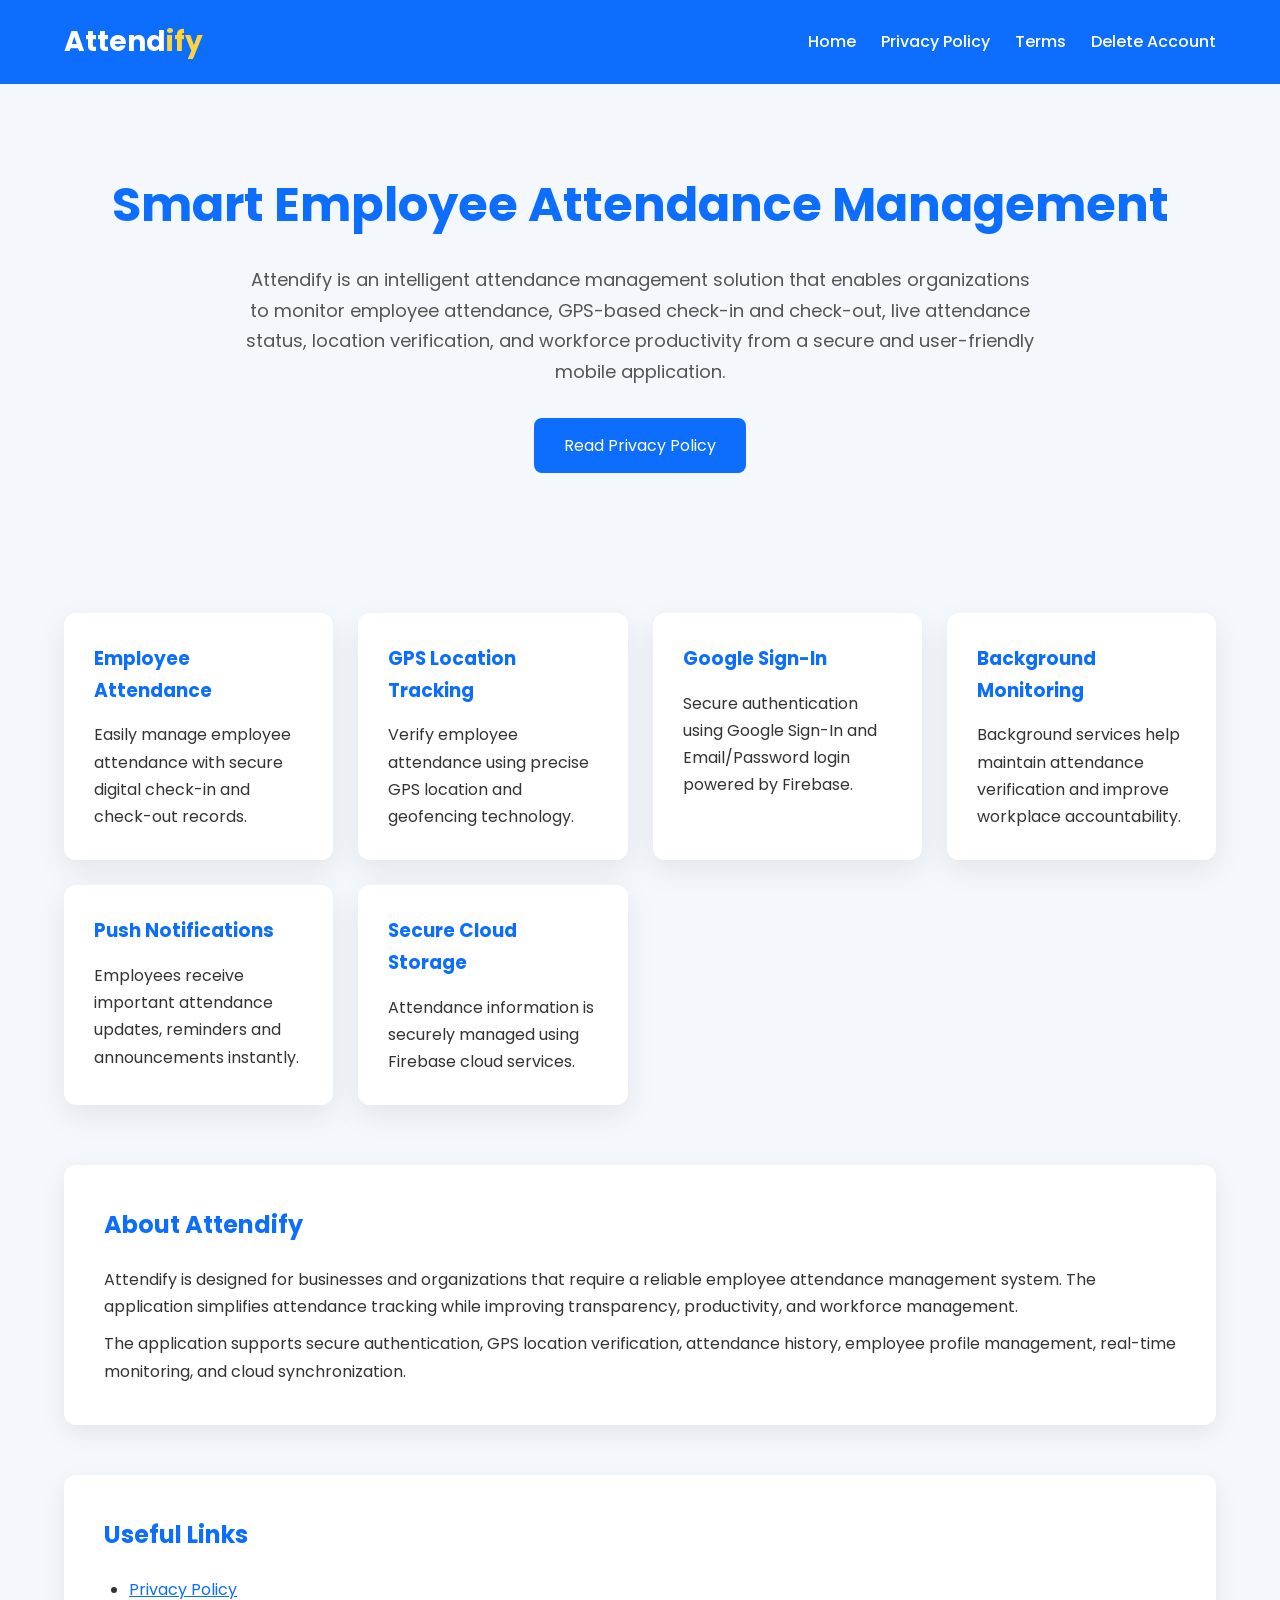
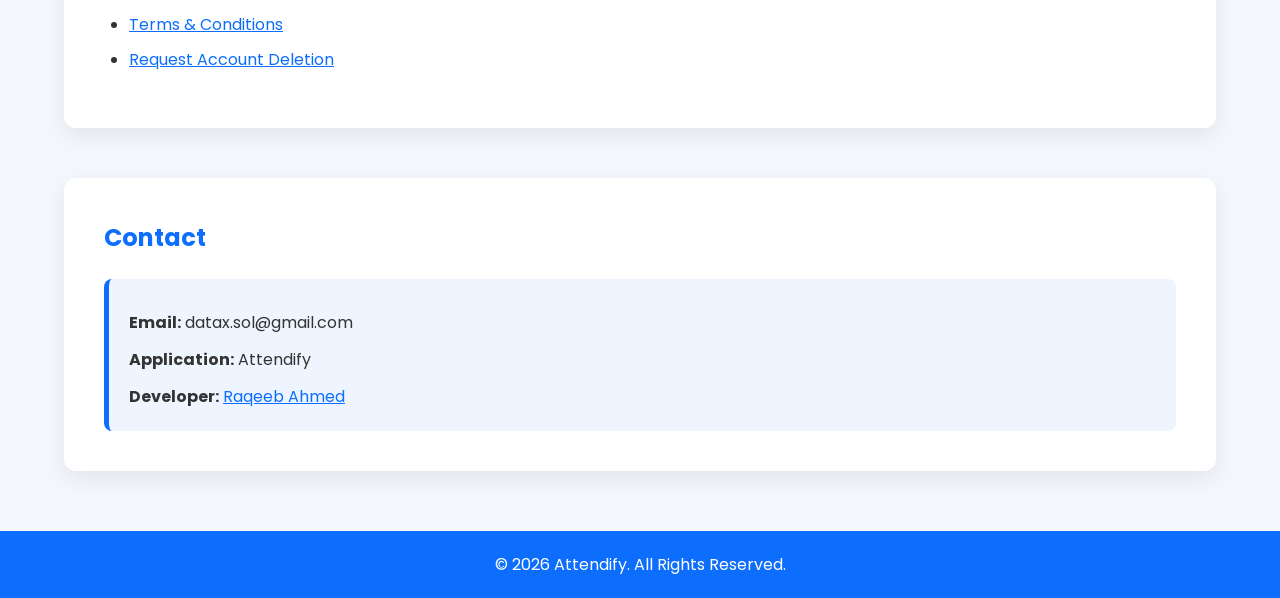
<file: index.html>
<!DOCTYPE html>
<html lang="en">

<head>

    <meta charset="UTF-8">
    <meta name="viewport" content="width=device-width, initial-scale=1.0">

    <title>Attendify | Smart Employee Attendance Management</title>

    <meta name="description"
        content="Attendify is a smart employee attendance management application with GPS based check-in, check-out, location tracking, Google Sign-In and real-time attendance monitoring.">

    <link rel="stylesheet" href="style.css">

</head>

<body>

    <header>

        <div class="container">

            <div class="logo">
                Attend<span>ify</span>
            </div>

            <nav>

                <ul>

                    <li>
                        <a href="index.html">Home</a>
                    </li>

                    <li>
                        <a href="privacy-policy.html">Privacy Policy</a>
                    </li>

                    <li>
                        <a href="terms-and-conditions.html">Terms</a>
                    </li>

                    <li>
                        <a href="account-deletion.html">Delete Account</a>
                    </li>

                </ul>

            </nav>

        </div>

    </header>



    <section class="hero">

        <div class="container">

            <h1>
                Smart Employee Attendance Management
            </h1>

            <p>

                Attendify is an intelligent attendance management solution that
                enables organizations to monitor employee attendance,
                GPS-based check-in and check-out, live attendance status,
                location verification, and workforce productivity from
                a secure and user-friendly mobile application.

            </p>

            <a href="privacy-policy.html" class="btn">
                Read Privacy Policy
            </a>

        </div>

    </section>





    <section class="container">

        <div class="cards">

            <div class="card">

                <h3>
                    Employee Attendance
                </h3>

                <p>

                    Easily manage employee attendance with secure
                    digital check-in and check-out records.

                </p>

            </div>



            <div class="card">

                <h3>
                    GPS Location Tracking
                </h3>

                <p>

                    Verify employee attendance using precise
                    GPS location and geofencing technology.

                </p>

            </div>



            <div class="card">

                <h3>
                    Google Sign-In
                </h3>

                <p>

                    Secure authentication using Google Sign-In
                    and Email/Password login powered by Firebase.

                </p>

            </div>



            <div class="card">

                <h3>
                    Background Monitoring
                </h3>

                <p>

                    Background services help maintain attendance
                    verification and improve workplace accountability.

                </p>

            </div>



            <div class="card">

                <h3>
                    Push Notifications
                </h3>

                <p>

                    Employees receive important attendance updates,
                    reminders and announcements instantly.

                </p>

            </div>



            <div class="card">

                <h3>
                    Secure Cloud Storage
                </h3>

                <p>

                    Attendance information is securely managed
                    using Firebase cloud services.

                </p>

            </div>

        </div>

    </section>






    <section class="container">

        <div class="page">

            <h1>
                About Attendify
            </h1>

            <p>

                Attendify is designed for businesses and organizations that
                require a reliable employee attendance management system.
                The application simplifies attendance tracking while improving
                transparency, productivity, and workforce management.

            </p>

            <p>

                The application supports secure authentication,
                GPS location verification,
                attendance history,
                employee profile management,
                real-time monitoring,
                and cloud synchronization.

            </p>

        </div>

    </section>






    <section class="container">

        <div class="page">

            <h1>
                Useful Links
            </h1>

            <ul>

                <li>

                    <a href="privacy-policy.html">
                        Privacy Policy
                    </a>

                </li>

                <li>

                    <a href="terms-and-conditions.html">
                        Terms & Conditions
                    </a>

                </li>

                <li>

                    <a href="account-deletion.html">
                        Request Account Deletion
                    </a>

                </li>

            </ul>

        </div>

    </section>






    <section class="container">

        <div class="page">

            <h1>
                Contact
            </h1>

            <div class="contact-box">

                <p>

                    <strong>Email:</strong>

                    datax.sol@gmail.com

                </p>

                <p>

                    <strong>Application:</strong>

                    Attendify

                </p>

                <p>
    <strong>Developer:</strong>
    <a href="https://www.linkedin.com/in/ahmed-raqeeb/"
       target="_blank"
       rel="noopener noreferrer">
        Raqeeb Ahmed
    </a>
</p>

            </div>

        </div>

    </section>






    <footer>

        <p>

            © 2026 Attendify. All Rights Reserved.

        </p>

    </footer>

</body>

</html>
</file>
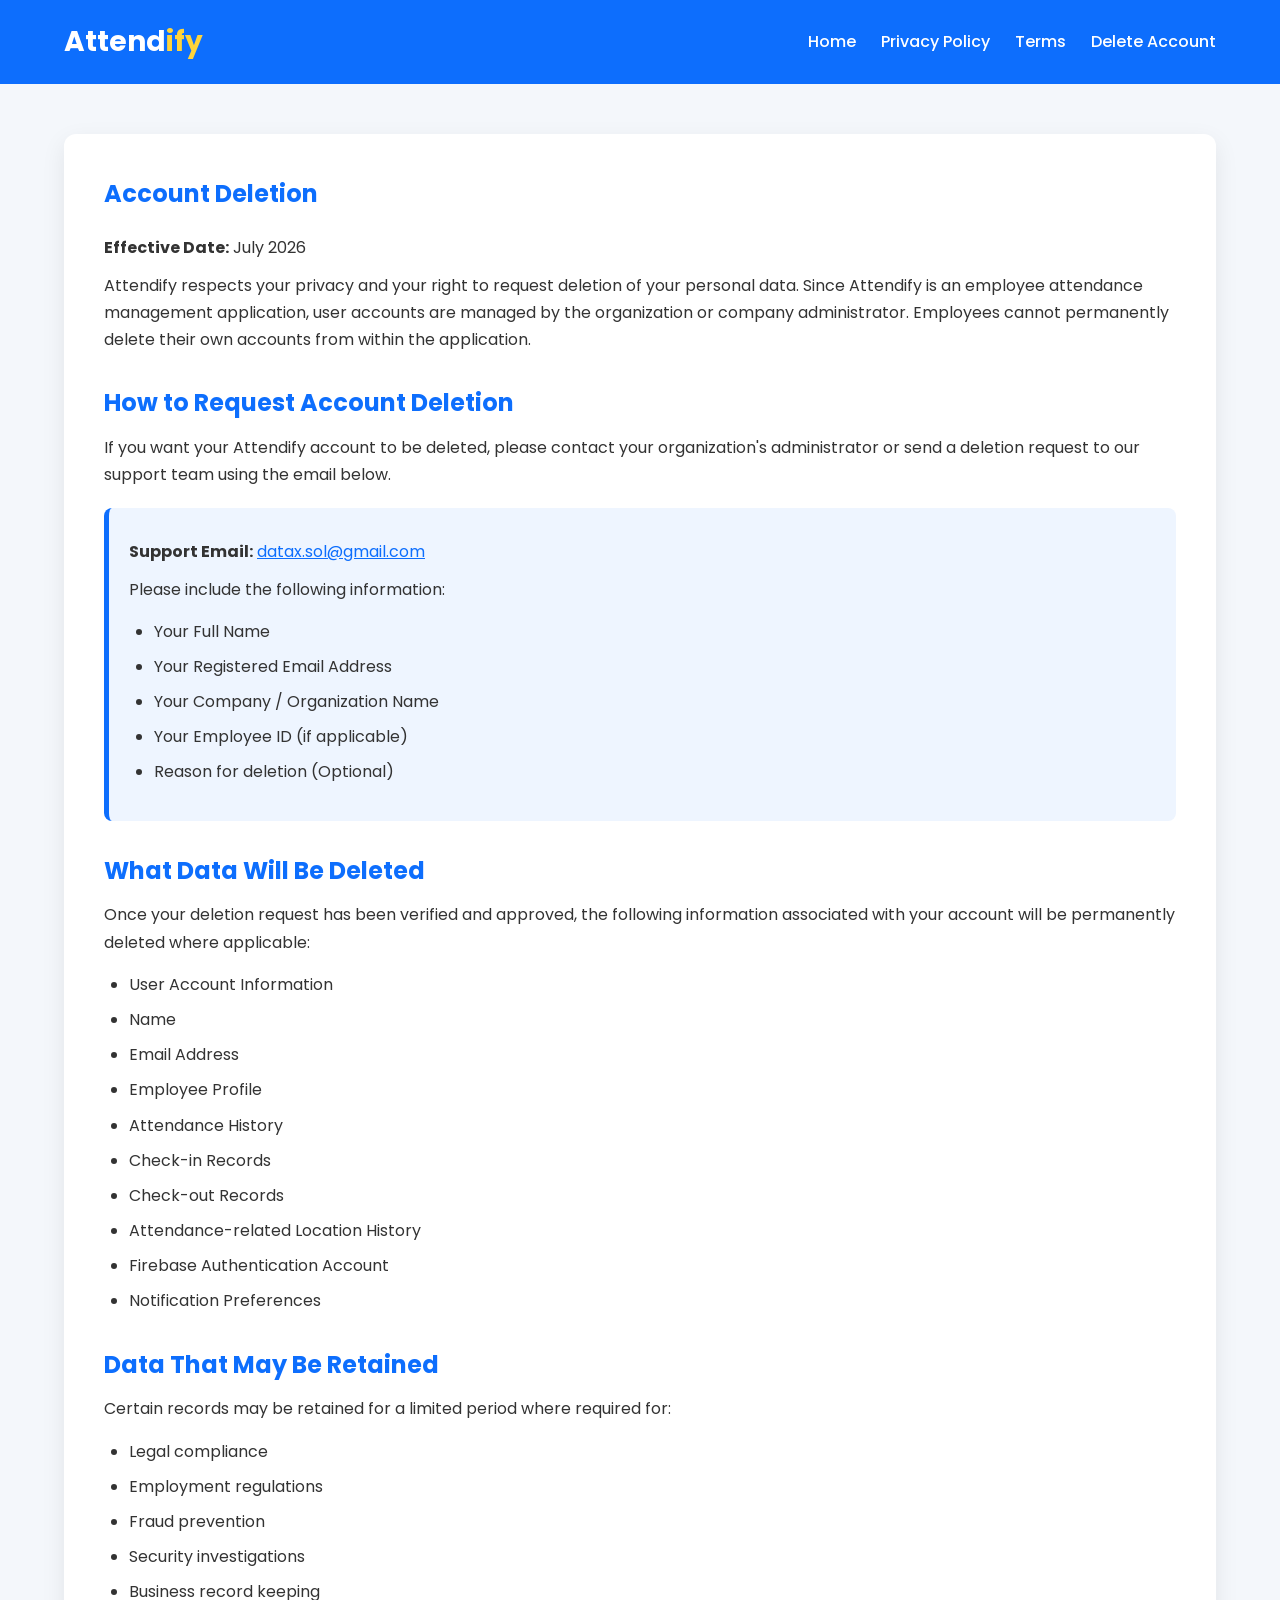
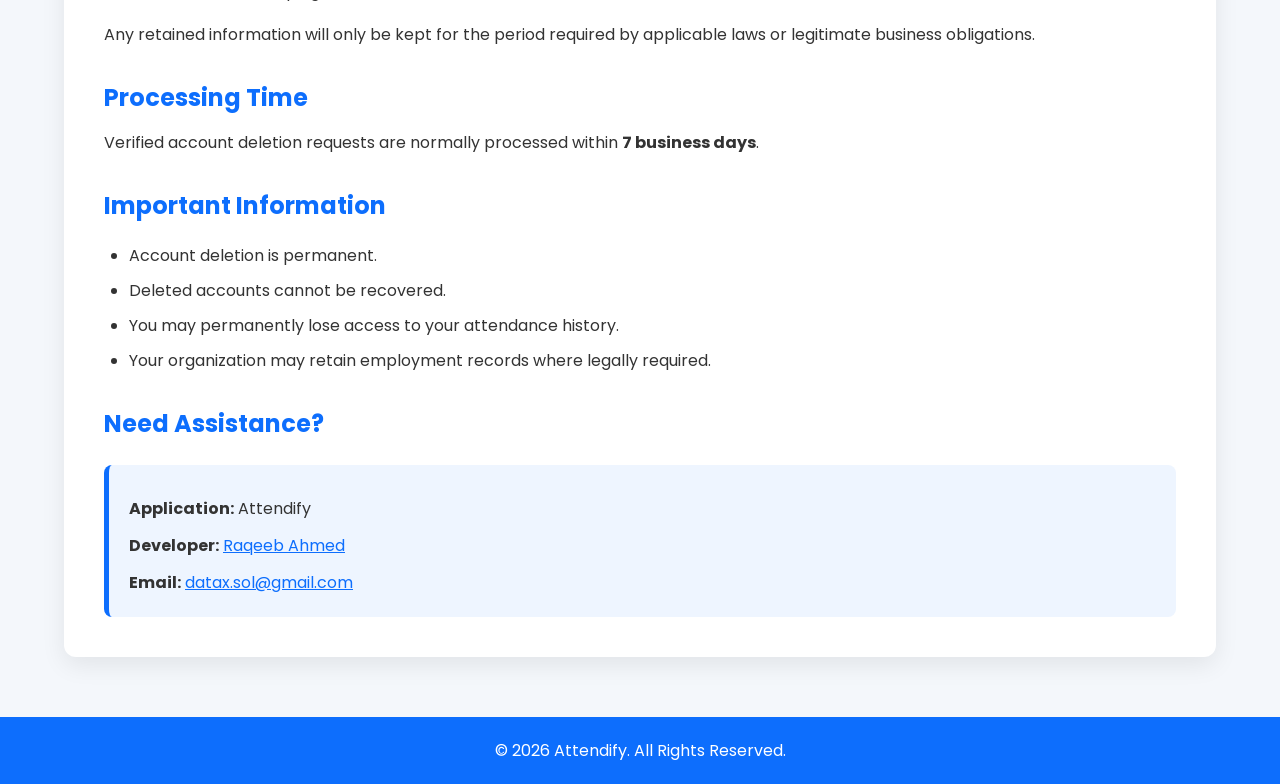
<file: account-deletion.html>
<!DOCTYPE html>
<html lang="en">

<head>

    <meta charset="UTF-8">
    <meta name="viewport" content="width=device-width, initial-scale=1.0">

    <title>Attendify | Account Deletion</title>

    <meta name="description"
        content="Learn how to request deletion of your Attendify account and associated personal data.">

    <link rel="stylesheet" href="style.css">

</head>

<body>

<header>

    <div class="container">

        <div class="logo">
            Attend<span>ify</span>
        </div>

        <nav>

            <ul>

                <li><a href="index.html">Home</a></li>
                <li><a href="privacy-policy.html">Privacy Policy</a></li>
                <li><a href="terms-and-conditions.html">Terms</a></li>
                <li><a href="account-deletion.html">Delete Account</a></li>

            </ul>

        </nav>

    </div>

</header>

<section class="container">

<div class="page">

<h1>Account Deletion</h1>

<p><strong>Effective Date:</strong> July 2026</p>

<p>

Attendify respects your privacy and your right to request deletion of your personal data.
Since Attendify is an employee attendance management application, user accounts are managed
by the organization or company administrator.

Employees cannot permanently delete their own accounts from within the application.

</p>

<h2>How to Request Account Deletion</h2>

<p>

If you want your Attendify account to be deleted, please contact your organization's
administrator or send a deletion request to our support team using the email below.

</p>

<div class="contact-box">

<p>

<strong>Support Email:</strong>

<a href="mailto:datax.sol@gmail.com">datax.sol@gmail.com</a>

</p>

<p>

Please include the following information:

</p>

<ul>

<li>Your Full Name</li>

<li>Your Registered Email Address</li>

<li>Your Company / Organization Name</li>

<li>Your Employee ID (if applicable)</li>

<li>Reason for deletion (Optional)</li>

</ul>

</div>

<h2>What Data Will Be Deleted</h2>

<p>

Once your deletion request has been verified and approved,
the following information associated with your account will be permanently deleted where applicable:

</p>

<ul>

<li>User Account Information</li>

<li>Name</li>

<li>Email Address</li>

<li>Employee Profile</li>

<li>Attendance History</li>

<li>Check-in Records</li>

<li>Check-out Records</li>

<li>Attendance-related Location History</li>

<li>Firebase Authentication Account</li>

<li>Notification Preferences</li>

</ul>

<h2>Data That May Be Retained</h2>

<p>

Certain records may be retained for a limited period where required for:

</p>

<ul>

<li>Legal compliance</li>

<li>Employment regulations</li>

<li>Fraud prevention</li>

<li>Security investigations</li>

<li>Business record keeping</li>

</ul>

<p>

Any retained information will only be kept for the period required by applicable laws or legitimate business obligations.

</p>

<h2>Processing Time</h2>

<p>

Verified account deletion requests are normally processed within
<strong>7 business days</strong>.

</p>

<h2>Important Information</h2>

<ul>

<li>Account deletion is permanent.</li>

<li>Deleted accounts cannot be recovered.</li>

<li>You may permanently lose access to your attendance history.</li>

<li>Your organization may retain employment records where legally required.</li>

</ul>

<h2>Need Assistance?</h2>

<div class="contact-box">

<p><strong>Application:</strong> Attendify</p>

<p>
    <strong>Developer:</strong>
    <a href="https://www.linkedin.com/in/ahmed-raqeeb/"
       target="_blank"
       rel="noopener noreferrer">
        Raqeeb Ahmed
    </a>
</p>

<p><strong>Email:</strong>
<a href="mailto:datax.sol@gmail.com">datax.sol@gmail.com</a>
</p>

</div>

</div>

</section>

<footer>

<p>

© 2026 Attendify. All Rights Reserved.

</p>

</footer>

</body>

</html>
</file>
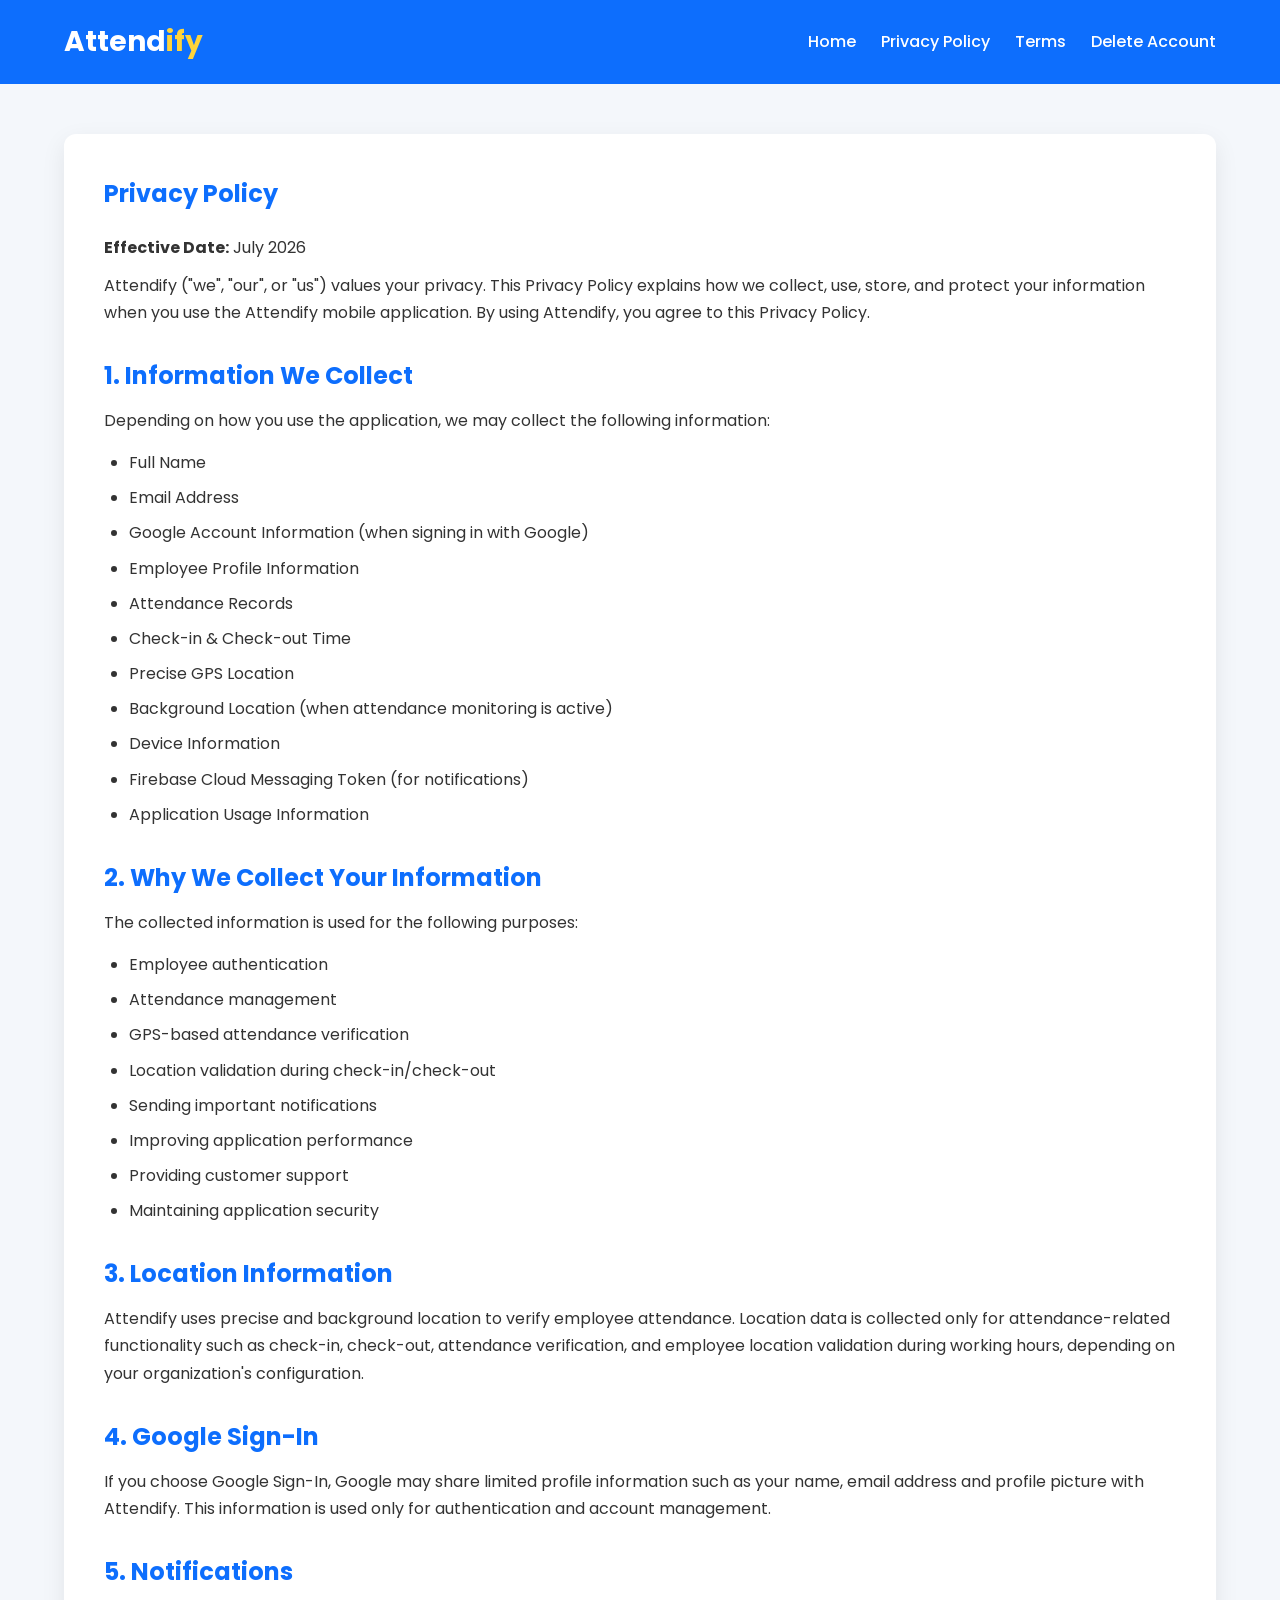
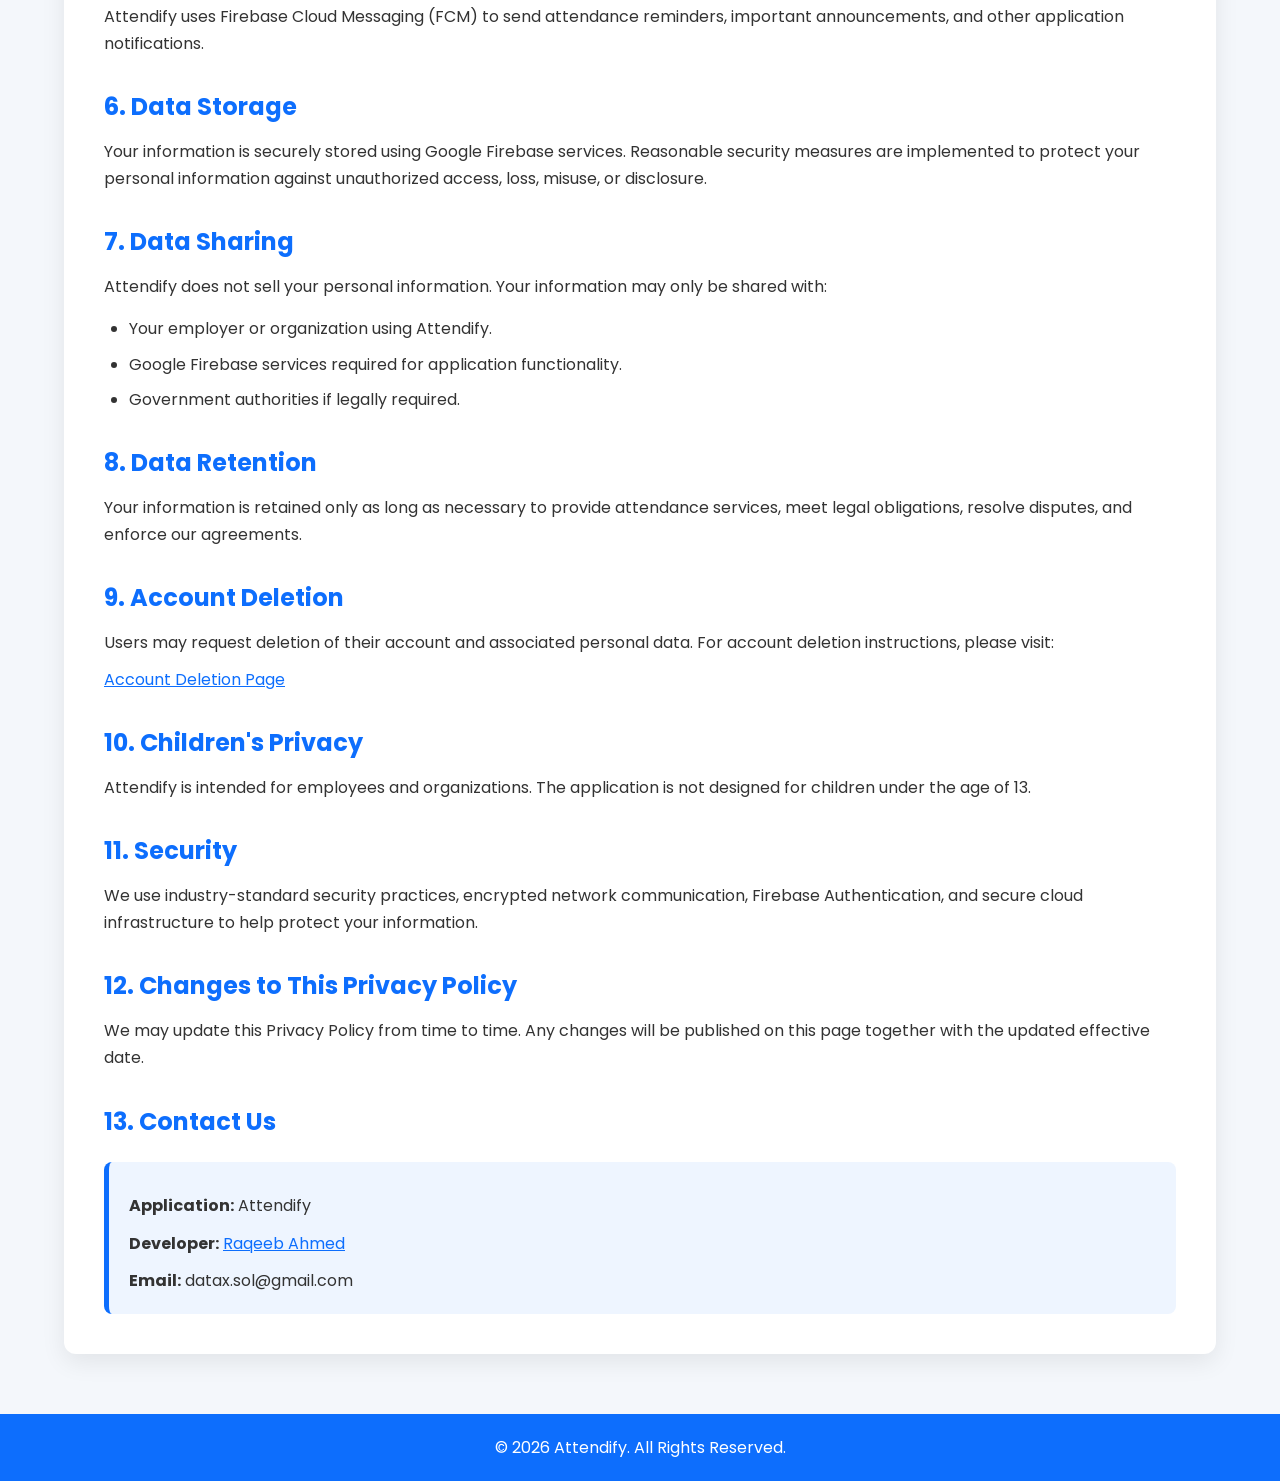
<file: privacy-policy.html>
<!DOCTYPE html>
<html lang="en">

<head>

    <meta charset="UTF-8">
    <meta name="viewport" content="width=device-width, initial-scale=1.0">

    <title>Attendify | Privacy Policy</title>

    <meta name="description"
        content="Privacy Policy for Attendify Employee Attendance Management Application.">

    <link rel="stylesheet" href="style.css">

</head>

<body>

<header>

    <div class="container">

        <div class="logo">
            Attend<span>ify</span>
        </div>

        <nav>

            <ul>

                <li><a href="index.html">Home</a></li>

                <li><a href="privacy-policy.html">Privacy Policy</a></li>

                <li><a href="terms-and-conditions.html">Terms</a></li>

                <li><a href="account-deletion.html">Delete Account</a></li>

            </ul>

        </nav>

    </div>

</header>



<section class="container">

<div class="page">

<h1>Privacy Policy</h1>

<p>

<b>Effective Date:</b> July 2026

</p>

<p>

Attendify ("we", "our", or "us") values your privacy.
This Privacy Policy explains how we collect, use, store, and protect your
information when you use the Attendify mobile application.

By using Attendify, you agree to this Privacy Policy.

</p>



<h2>1. Information We Collect</h2>

<p>
Depending on how you use the application, we may collect the following information:
</p>

<ul>

<li>Full Name</li>

<li>Email Address</li>

<li>Google Account Information (when signing in with Google)</li>

<li>Employee Profile Information</li>

<li>Attendance Records</li>

<li>Check-in & Check-out Time</li>

<li>Precise GPS Location</li>

<li>Background Location (when attendance monitoring is active)</li>

<li>Device Information</li>

<li>Firebase Cloud Messaging Token (for notifications)</li>

<li>Application Usage Information</li>

</ul>



<h2>2. Why We Collect Your Information</h2>

<p>
The collected information is used for the following purposes:
</p>

<ul>

<li>Employee authentication</li>

<li>Attendance management</li>

<li>GPS-based attendance verification</li>

<li>Location validation during check-in/check-out</li>

<li>Sending important notifications</li>

<li>Improving application performance</li>

<li>Providing customer support</li>

<li>Maintaining application security</li>

</ul>



<h2>3. Location Information</h2>

<p>

Attendify uses precise and background location to verify employee attendance.

Location data is collected only for attendance-related functionality
such as check-in, check-out, attendance verification,
and employee location validation during working hours,
depending on your organization's configuration.

</p>



<h2>4. Google Sign-In</h2>

<p>

If you choose Google Sign-In,
Google may share limited profile information such as your name,
email address and profile picture with Attendify.

This information is used only for authentication and account management.

</p>



<h2>5. Notifications</h2>

<p>

Attendify uses Firebase Cloud Messaging (FCM)
to send attendance reminders,
important announcements,
and other application notifications.

</p>



<h2>6. Data Storage</h2>

<p>

Your information is securely stored using
Google Firebase services.

Reasonable security measures are implemented
to protect your personal information against
unauthorized access,
loss,
misuse,
or disclosure.

</p>



<h2>7. Data Sharing</h2>

<p>

Attendify does not sell your personal information.

Your information may only be shared with:

</p>

<ul>

<li>Your employer or organization using Attendify.</li>

<li>Google Firebase services required for application functionality.</li>

<li>Government authorities if legally required.</li>

</ul>



<h2>8. Data Retention</h2>

<p>

Your information is retained only as long as necessary
to provide attendance services,
meet legal obligations,
resolve disputes,
and enforce our agreements.

</p>



<h2>9. Account Deletion</h2>

<p>

Users may request deletion of their account and associated personal data.

For account deletion instructions, please visit:

</p>

<p>

<a href="account-deletion.html">

Account Deletion Page

</a>

</p>



<h2>10. Children's Privacy</h2>

<p>

Attendify is intended for employees and organizations.

The application is not designed for children under the age of 13.

</p>



<h2>11. Security</h2>

<p>

We use industry-standard security practices,
encrypted network communication,
Firebase Authentication,
and secure cloud infrastructure
to help protect your information.

</p>



<h2>12. Changes to This Privacy Policy</h2>

<p>

We may update this Privacy Policy from time to time.

Any changes will be published on this page together with the updated effective date.

</p>



<h2>13. Contact Us</h2>

<div class="contact-box">

<p>

<strong>Application:</strong>

Attendify

</p>

<p>
    <strong>Developer:</strong>
    <a href="https://www.linkedin.com/in/ahmed-raqeeb/"
       target="_blank"
       rel="noopener noreferrer">
        Raqeeb Ahmed
    </a>
</p>

<p>

<strong>Email:</strong>

datax.sol@gmail.com

</p>

</div>

</div>

</section>



<footer>

<p>

© 2026 Attendify. All Rights Reserved.

</p>

</footer>

</body>

</html>
</file>
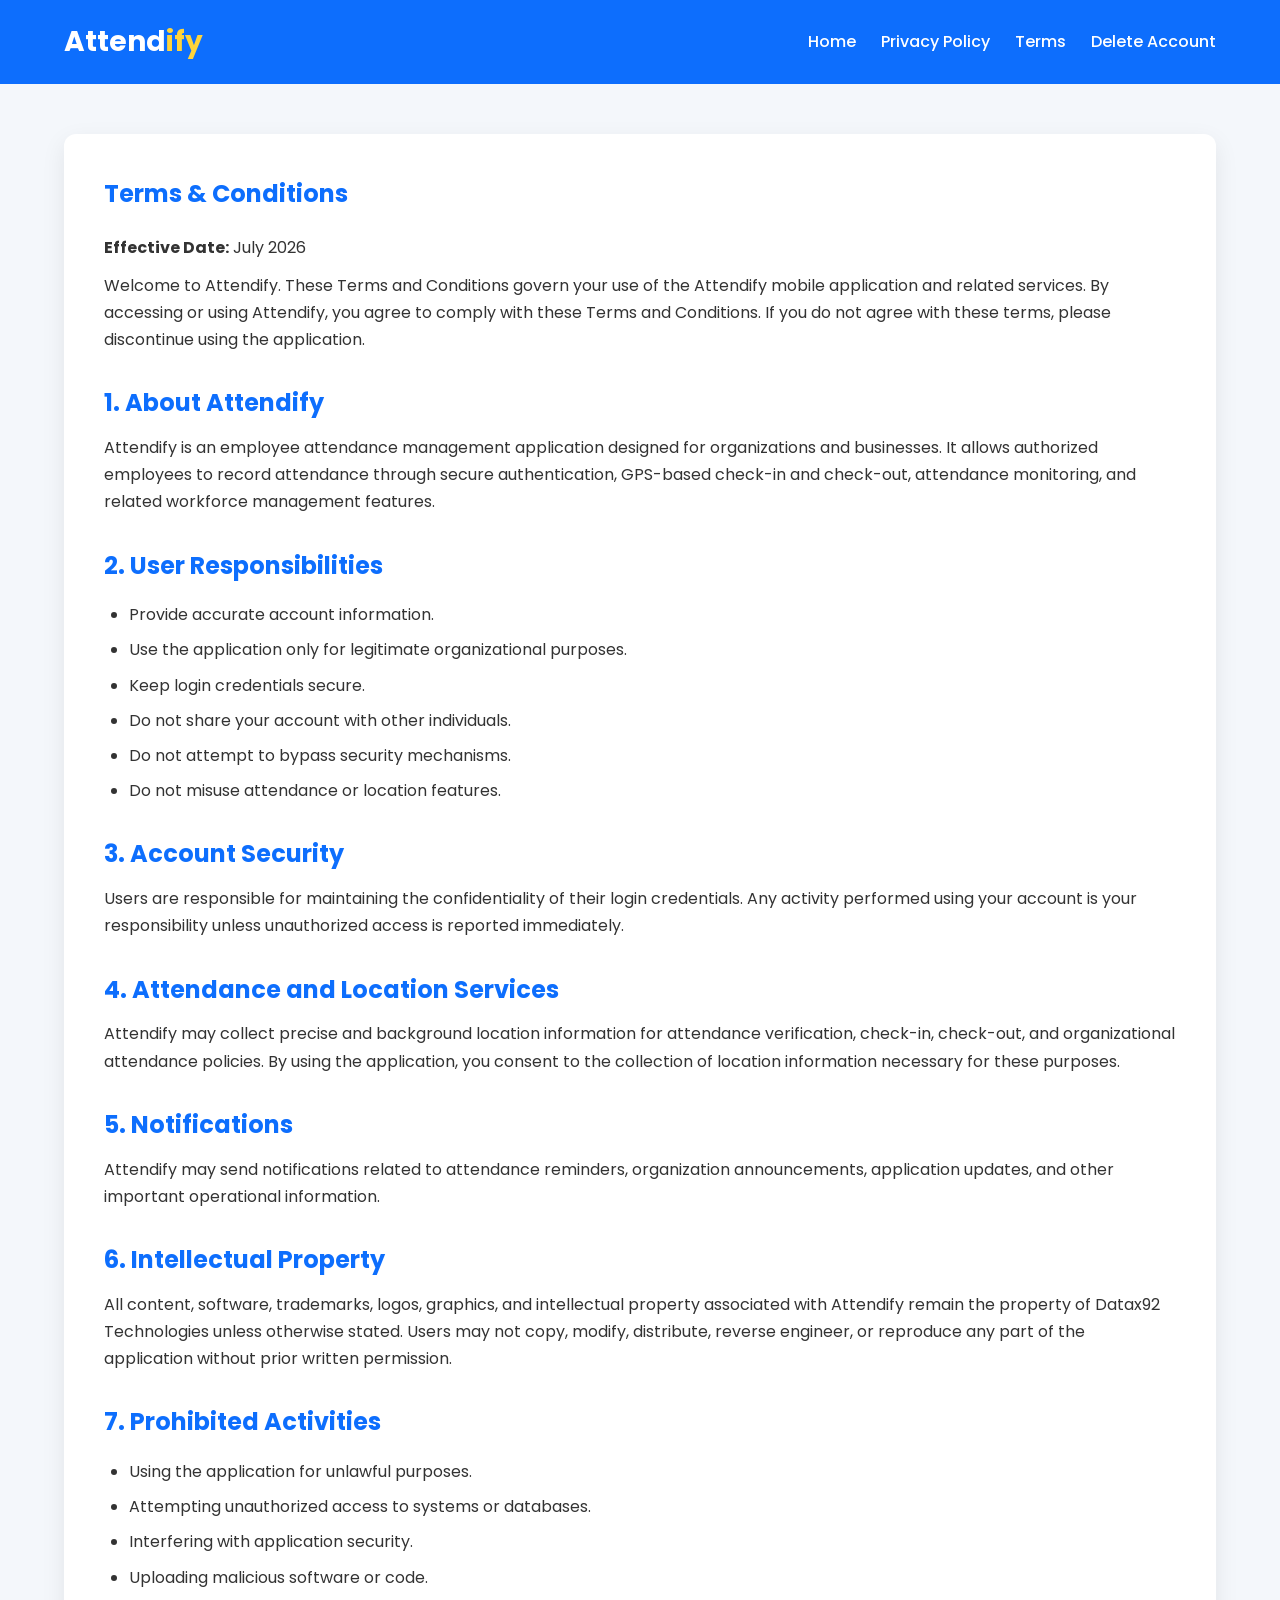
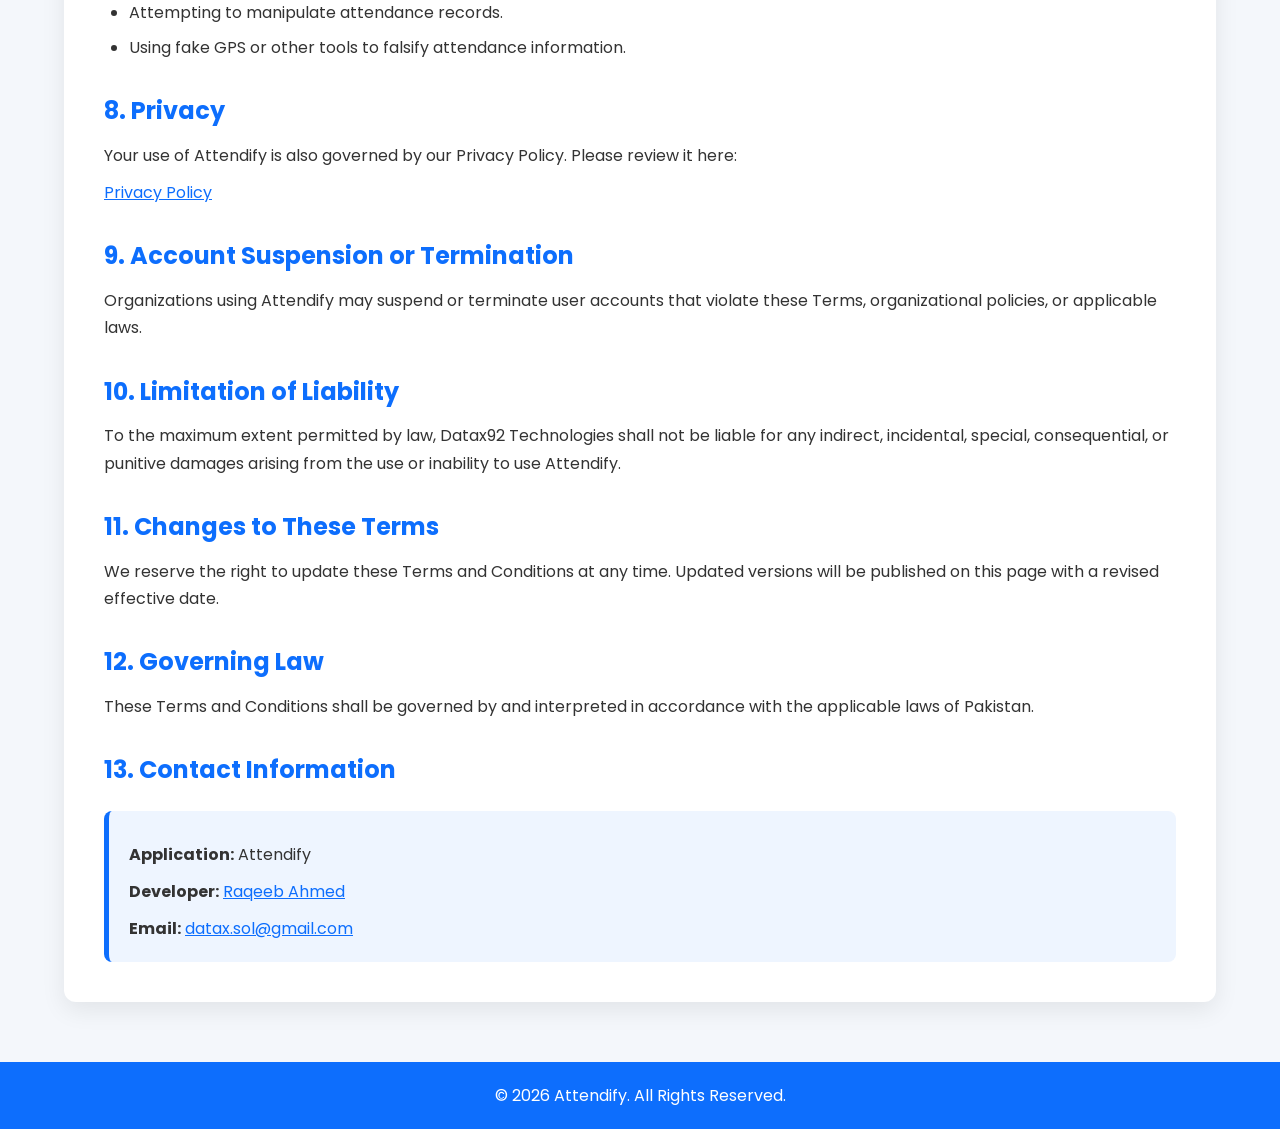
<file: terms-and-conditions.html>
<!DOCTYPE html>
<html lang="en">

<head>

    <meta charset="UTF-8">
    <meta name="viewport" content="width=device-width, initial-scale=1.0">

    <title>Attendify | Terms & Conditions</title>

    <meta name="description"
        content="Terms and Conditions for using the Attendify Employee Attendance Management Application.">

    <link rel="stylesheet" href="style.css">

</head>

<body>

<header>

    <div class="container">

        <div class="logo">
            Attend<span>ify</span>
        </div>

        <nav>

            <ul>

                <li><a href="index.html">Home</a></li>

                <li><a href="privacy-policy.html">Privacy Policy</a></li>

                <li><a href="terms-and-conditions.html">Terms</a></li>

                <li><a href="account-deletion.html">Delete Account</a></li>

            </ul>

        </nav>

    </div>

</header>

<section class="container">

<div class="page">

<h1>Terms & Conditions</h1>

<p>

<strong>Effective Date:</strong> July 2026

</p>

<p>

Welcome to Attendify.

These Terms and Conditions govern your use of the Attendify mobile application and related services.
By accessing or using Attendify, you agree to comply with these Terms and Conditions.
If you do not agree with these terms, please discontinue using the application.

</p>



<h2>1. About Attendify</h2>

<p>

Attendify is an employee attendance management application designed for organizations and businesses.
It allows authorized employees to record attendance through secure authentication, GPS-based check-in and check-out, attendance monitoring, and related workforce management features.

</p>



<h2>2. User Responsibilities</h2>

<ul>

<li>Provide accurate account information.</li>

<li>Use the application only for legitimate organizational purposes.</li>

<li>Keep login credentials secure.</li>

<li>Do not share your account with other individuals.</li>

<li>Do not attempt to bypass security mechanisms.</li>

<li>Do not misuse attendance or location features.</li>

</ul>



<h2>3. Account Security</h2>

<p>

Users are responsible for maintaining the confidentiality of their login credentials.
Any activity performed using your account is your responsibility unless unauthorized access is reported immediately.

</p>



<h2>4. Attendance and Location Services</h2>

<p>

Attendify may collect precise and background location information for attendance verification, check-in, check-out, and organizational attendance policies.

By using the application, you consent to the collection of location information necessary for these purposes.

</p>



<h2>5. Notifications</h2>

<p>

Attendify may send notifications related to attendance reminders, organization announcements, application updates, and other important operational information.

</p>



<h2>6. Intellectual Property</h2>

<p>

All content, software, trademarks, logos, graphics, and intellectual property associated with Attendify remain the property of Datax92 Technologies unless otherwise stated.

Users may not copy, modify, distribute, reverse engineer, or reproduce any part of the application without prior written permission.

</p>



<h2>7. Prohibited Activities</h2>

<ul>

<li>Using the application for unlawful purposes.</li>

<li>Attempting unauthorized access to systems or databases.</li>

<li>Interfering with application security.</li>

<li>Uploading malicious software or code.</li>

<li>Attempting to manipulate attendance records.</li>

<li>Using fake GPS or other tools to falsify attendance information.</li>

</ul>



<h2>8. Privacy</h2>

<p>

Your use of Attendify is also governed by our Privacy Policy.

Please review it here:

</p>

<p>

<a href="privacy-policy.html">

Privacy Policy

</a>

</p>



<h2>9. Account Suspension or Termination</h2>

<p>

Organizations using Attendify may suspend or terminate user accounts that violate these Terms, organizational policies, or applicable laws.

</p>



<h2>10. Limitation of Liability</h2>

<p>

To the maximum extent permitted by law, Datax92 Technologies shall not be liable for any indirect, incidental, special, consequential, or punitive damages arising from the use or inability to use Attendify.

</p>



<h2>11. Changes to These Terms</h2>

<p>

We reserve the right to update these Terms and Conditions at any time.

Updated versions will be published on this page with a revised effective date.

</p>



<h2>12. Governing Law</h2>

<p>

These Terms and Conditions shall be governed by and interpreted in accordance with the applicable laws of Pakistan.

</p>



<h2>13. Contact Information</h2>

<div class="contact-box">

<p>

<strong>Application:</strong>

Attendify

</p>

<p>
    <strong>Developer:</strong>
    <a href="https://www.linkedin.com/in/ahmed-raqeeb/"
       target="_blank"
       rel="noopener noreferrer">
        Raqeeb Ahmed
    </a>
</p>

<p>

<strong>Email:</strong>

<a href="mailto:datax.sol@gmail.com">

datax.sol@gmail.com

</a>

</p>

</div>

</div>

</section>

<footer>

<p>

© 2026 Attendify. All Rights Reserved.

</p>

</footer>

</body>

</html>
</file>
<file: style.css>
/* Google Font */
@import url('https://fonts.googleapis.com/css2?family=Poppins:wght@300;400;500;600;700&display=swap');

*{
    margin:0;
    padding:0;
    box-sizing:border-box;
    font-family:'Poppins',sans-serif;
}

body{
    background:#f4f7fb;
    color:#333;
    line-height:1.7;
}

.container{
    width:90%;
    max-width:1200px;
    margin:auto;
}

header{
    background:#0d6efd;
    color:#fff;
    padding:18px 0;
    position:sticky;
    top:0;
    z-index:1000;
}

header .container{
    display:flex;
    justify-content:space-between;
    align-items:center;
}

.logo{
    font-size:28px;
    font-weight:700;
}

.logo span{
    color:#ffd43b;
}

nav ul{
    list-style:none;
    display:flex;
    gap:25px;
}

nav a{
    color:#fff;
    text-decoration:none;
    font-weight:500;
    transition:.3s;
}

nav a:hover{
    color:#ffd43b;
}

.hero{
    padding:80px 0;
    text-align:center;
}

.hero h1{
    font-size:48px;
    margin-bottom:20px;
    color:#0d6efd;
}

.hero p{
    max-width:800px;
    margin:auto;
    font-size:18px;
    color:#555;
}

.btn{
    display:inline-block;
    margin-top:30px;
    padding:14px 30px;
    background:#0d6efd;
    color:#fff;
    text-decoration:none;
    border-radius:8px;
    transition:.3s;
}

.btn:hover{
    background:#084fc7;
}

.cards{
    display:grid;
    grid-template-columns:repeat(auto-fit,minmax(260px,1fr));
    gap:25px;
    margin:60px 0;
}

.card{
    background:#fff;
    padding:30px;
    border-radius:12px;
    box-shadow:0 10px 30px rgba(0,0,0,.08);
    transition:.3s;
}

.card:hover{
    transform:translateY(-6px);
}

.card h3{
    color:#0d6efd;
    margin-bottom:15px;
}

.page{
    background:#fff;
    margin:50px auto;
    padding:40px;
    border-radius:12px;
    box-shadow:0 8px 25px rgba(0,0,0,.08);
}

.page h1{
    color:#0d6efd;
    margin-bottom:20px;
}

.page h2{
    margin-top:30px;
    color:#0d6efd;
}

.page p{
    margin-top:10px;
}

.page ul{
    margin:15px 0 15px 25px;
}

.page li{
    margin-bottom:8px;
}

footer{
    background:#0d6efd;
    color:#fff;
    text-align:center;
    padding:20px;
    margin-top:60px;
}

.contact-box{
    background:#eef5ff;
    padding:20px;
    border-left:5px solid #0d6efd;
    border-radius:8px;
    margin-top:20px;
}

a{
    color:#0d6efd;
}

@media(max-width:768px){

header .container{
    flex-direction:column;
    gap:15px;
}

nav ul{
    flex-direction:column;
    align-items:center;
}

.hero h1{
    font-size:34px;
}

.hero p{
    font-size:16px;
}

.page{
    padding:25px;
}

}
</file>
